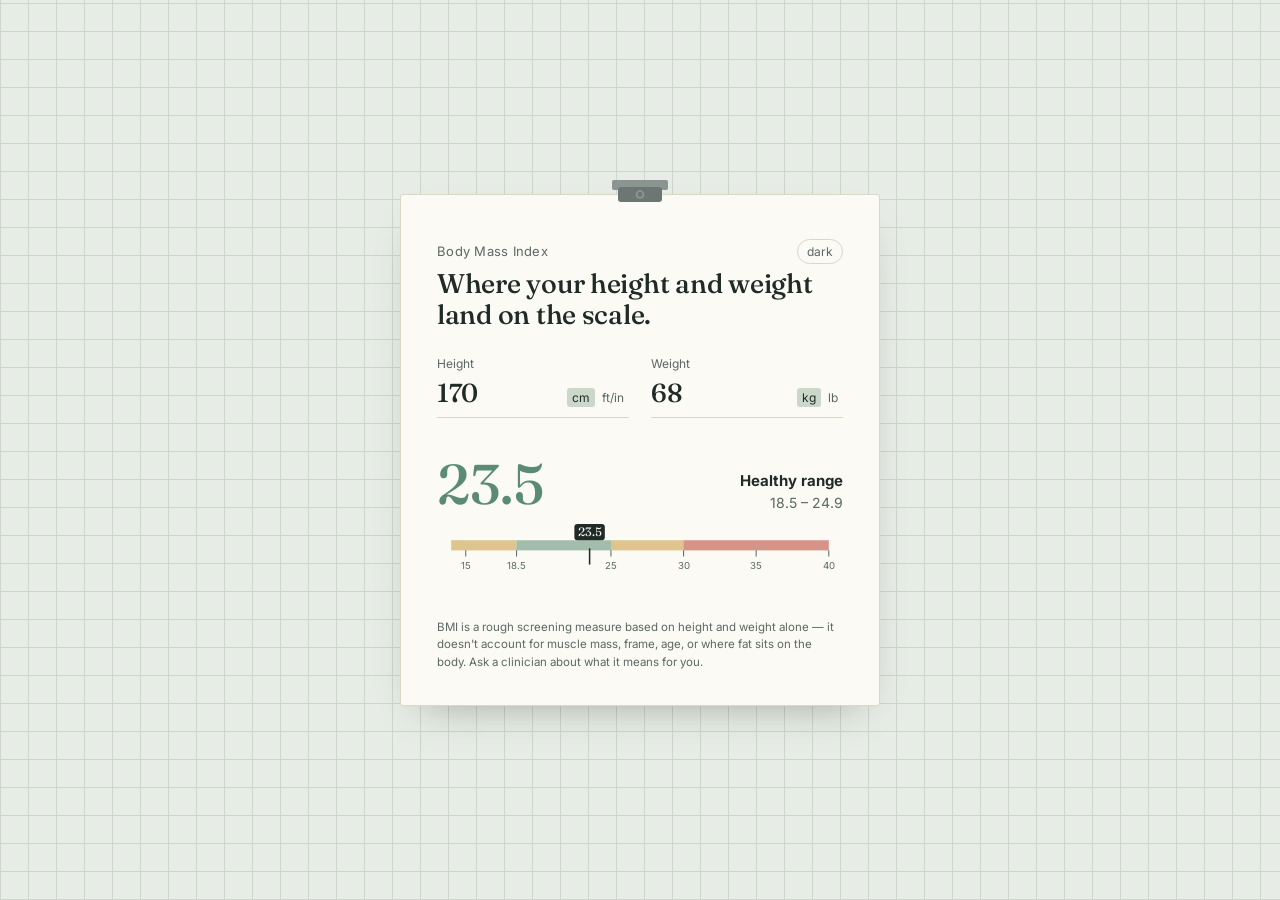
<file: index.html>
<!DOCTYPE html>
<html lang="en">
<head>
<meta charset="UTF-8">
<meta name="viewport" content="width=device-width, initial-scale=1.0">
<title>Body Mass Index</title>
<link rel="preconnect" href="https://fonts.googleapis.com">
<link rel="preconnect" href="https://fonts.gstatic.com" crossorigin>
<link href="https://fonts.googleapis.com/css2?family=Fraunces:opsz,wght@9..144,400;9..144,500;9..144,600&family=Inter:wght@400;500;600&display=swap" rel="stylesheet">
<link rel="stylesheet" href="style.css">
</head>
<body>

<div class="sheet">
  <svg class="clip" viewBox="0 0 64 26" aria-hidden="true">
    <rect x="4" y="0" width="56" height="10" rx="2" fill="var(--clip)"/>
    <rect x="10" y="7" width="44" height="15" rx="3" fill="var(--clip-dark)"/>
    <circle cx="32" cy="14.5" r="3.4" fill="none" stroke="var(--clip)" stroke-width="2"/>
  </svg>

  <div class="card">
    <div class="eyebrow-row">
      <span class="kicker">Body Mass Index</span>
      <button class="theme-toggle" id="themeToggle" type="button">dark</button>
    </div>
    <h1>Where your height and weight land on the scale.</h1>

    <div class="field-group">
      <div class="field">
        <label for="height">Height</label>
        <div class="field-input-row">
          <input type="number" id="height" inputmode="decimal" value="170" min="0" aria-describedby="heightUnitLabel">
          <div class="unit-switch" id="heightUnitSwitch">
            <button type="button" data-unit="cm" class="active">cm</button>
            <button type="button" data-unit="ft">ft/in</button>
          </div>
        </div>
        <div class="imperial-secondary hidden" id="heightInchesRow">
          <div class="field-input-row">
            <input type="number" id="heightIn" inputmode="decimal" value="0" min="0" max="11" placeholder="in">
          </div>
        </div>
      </div>

      <div class="field">
        <label for="weight">Weight</label>
        <div class="field-input-row">
          <input type="number" id="weight" inputmode="decimal" value="68" min="0">
          <div class="unit-switch" id="weightUnitSwitch">
            <button type="button" data-unit="kg" class="active">kg</button>
            <button type="button" data-unit="lb">lb</button>
          </div>
        </div>
      </div>
    </div>

    <div class="result-block">
      <div class="result-top">
        <div class="bmi-number" id="bmiNumber">23.5</div>
        <div class="bmi-category" id="bmiCategory"><strong>Healthy range</strong>18.5 – 24.9</div>
      </div>

      <div class="ruler-wrap">
        <svg id="ruler" viewBox="0 0 400 62" preserveAspectRatio="none">
          <!-- zone bands -->
          <rect id="bandUnder" y="14" height="10" fill="var(--zone-under)" opacity="0.55"/>
          <rect id="bandHealthy" y="14" height="10" fill="var(--zone-healthy)" opacity="0.55"/>
          <rect id="bandOver" y="14" height="10" fill="var(--zone-over)" opacity="0.55"/>
          <rect id="bandObese" y="14" height="10" fill="var(--zone-obese)" opacity="0.55"/>
          <!-- ticks and labels drawn by JS -->
          <g id="ticks"></g>
          <!-- pin -->
          <g id="pin">
            <line id="pinLine" x1="0" y1="8" x2="0" y2="24" stroke="var(--ink)" stroke-width="1.5"/>
            <rect id="pinBox" x="-15" y="-16" width="30" height="16" rx="3" fill="var(--ink)"/>
            <text id="pinText" class="pin-value" x="0" y="-4" text-anchor="middle">23.5</text>
          </g>
        </svg>
      </div>
    </div>

    <footer>
      BMI is a rough screening measure based on height and weight alone — it doesn't account for muscle mass, frame, age, or where fat sits on the body. Ask a clinician about what it means for you.
    </footer>
  </div>
</div>

<script src="script.js"></script>
</body>
</html>
</file>
<file: style.css>
:root {
  --bg: #E7EDE6;
  --grid: #CBD7C8;
  --card: #FBFAF5;
  --card-edge: #DCD6C6;
  --ink: #202B28;
  --ink-soft: #5B6864;
  --accent: #B6432E;
  --zone-under: #C99A3E;
  --zone-healthy: #5B8C73;
  --zone-over: #C99A3E;
  --zone-obese: #B6432E;
  --clip: #8A9490;
  --clip-dark: #6D7672;
  --focus: #2F5C4E;
}

@media (prefers-color-scheme: dark) {
  :root:not([data-theme="light"]) {
    --bg: #171D1B;
    --grid: #232B28;
    --card: #20302B;
    --card-edge: #3A4640;
    --ink: #EAEFE9;
    --ink-soft: #9DAAA4;
    --accent: #E0745A;
    --zone-under: #D9AE5E;
    --zone-healthy: #7FB093;
    --zone-over: #D9AE5E;
    --zone-obese: #E0745A;
    --clip: #4A5551;
    --clip-dark: #333B38;
    --focus: #7FB093;
  }
}

:root[data-theme="dark"] {
  --bg: #171D1B;
  --grid: #232B28;
  --card: #20302B;
  --card-edge: #3A4640;
  --ink: #EAEFE9;
  --ink-soft: #9DAAA4;
  --accent: #E0745A;
  --zone-under: #D9AE5E;
  --zone-healthy: #7FB093;
  --zone-over: #D9AE5E;
  --zone-obese: #E0745A;
  --clip: #4A5551;
  --clip-dark: #333B38;
  --focus: #7FB093;
}

* { box-sizing: border-box; }

body {
  margin: 0;
  min-height: 100vh;
  background:
    repeating-linear-gradient(0deg, var(--grid) 0 1px, transparent 1px 28px),
    repeating-linear-gradient(90deg, var(--grid) 0 1px, transparent 1px 28px),
    var(--bg);
  color: var(--ink);
  font-family: 'Inter', sans-serif;
  display: flex;
  align-items: center;
  justify-content: center;
  padding: 40px 18px;
}

.sheet {
  width: 100%;
  max-width: 480px;
  position: relative;
}

.clip {
  position: absolute;
  top: -14px;
  left: 50%;
  transform: translateX(-50%);
  width: 64px;
  height: 26px;
  z-index: 3;
}

.card {
  background: var(--card);
  border: 1px solid var(--card-edge);
  border-radius: 3px;
  box-shadow: 0 18px 40px -22px rgba(0,0,0,0.35);
  padding: 44px 36px 34px;
  position: relative;
}

.eyebrow-row {
  display: flex;
  align-items: baseline;
  justify-content: space-between;
  margin-bottom: 4px;
}

.kicker {
  font-size: 13px;
  letter-spacing: 0.02em;
  color: var(--ink-soft);
}

.theme-toggle {
  background: none;
  border: 1px solid var(--card-edge);
  color: var(--ink-soft);
  font-family: 'Inter', sans-serif;
  font-size: 12px;
  padding: 4px 9px;
  border-radius: 20px;
  cursor: pointer;
}
.theme-toggle:hover { color: var(--ink); border-color: var(--ink-soft); }

h1 {
  font-family: 'Fraunces', serif;
  font-weight: 500;
  font-size: 27px;
  line-height: 1.15;
  margin: 0 0 26px;
  letter-spacing: -0.01em;
}

.field-group {
  display: grid;
  grid-template-columns: 1fr 1fr;
  gap: 22px;
  margin-bottom: 8px;
}

.field {
  border-bottom: 1px solid var(--card-edge);
  padding-bottom: 8px;
}

.field label {
  display: block;
  font-size: 12px;
  color: var(--ink-soft);
  margin-bottom: 6px;
}

.field-input-row {
  display: flex;
  align-items: baseline;
  gap: 8px;
}

.field input {
  font-family: 'Fraunces', serif;
  font-size: 26px;
  font-weight: 500;
  color: var(--ink);
  background: transparent;
  border: none;
  width: 100%;
  min-width: 0;
  padding: 0;
  outline: none;
}
.field input:focus-visible {
  outline: 2px solid var(--focus);
  outline-offset: 3px;
  border-radius: 2px;
}
.field input::-webkit-outer-spin-button,
.field input::-webkit-inner-spin-button {
  -webkit-appearance: none;
  margin: 0;
}
.field input[type=number] { -moz-appearance: textfield; }

.unit-switch {
  display: flex;
  gap: 2px;
  font-size: 11px;
  color: var(--ink-soft);
  flex-shrink: 0;
}
.unit-switch button {
  background: none;
  border: none;
  color: var(--ink-soft);
  font-family: 'Inter', sans-serif;
  font-size: 12px;
  cursor: pointer;
  padding: 2px 5px;
  border-radius: 3px;
}
.unit-switch button.active {
  color: var(--ink);
  background: var(--grid);
}
.unit-switch button:hover:not(.active) { color: var(--ink); }

.imperial-secondary {
  margin-top: 10px;
}
.imperial-secondary.hidden { display: none; }

.result-block {
  margin-top: 38px;
}

.result-top {
  display: flex;
  align-items: flex-end;
  justify-content: space-between;
  margin-bottom: 14px;
}

.bmi-number {
  font-family: 'Fraunces', serif;
  font-size: 56px;
  font-weight: 500;
  line-height: 1;
  color: var(--accent);
  transition: color 0.25s ease;
}

.bmi-category {
  font-size: 14px;
  color: var(--ink-soft);
  text-align: right;
  max-width: 160px;
  line-height: 1.4;
}
.bmi-category strong {
  display: block;
  color: var(--ink);
  font-size: 15px;
  margin-bottom: 2px;
}

.ruler-wrap {
  margin-top: 6px;
}

svg { display: block; width: 100%; height: auto; overflow: visible; }

.zone-label {
  font-size: 9.5px;
  fill: var(--ink-soft);
  font-family: 'Inter', sans-serif;
}

.tick-label {
  font-size: 9.5px;
  fill: var(--ink-soft);
  font-family: 'Inter', sans-serif;
}

.pin-value {
  font-family: 'Fraunces', serif;
  font-size: 12px;
  fill: var(--card);
}

footer {
  margin-top: 30px;
  font-size: 11.5px;
  color: var(--ink-soft);
  line-height: 1.5;
}

@media (max-width: 400px) {
  .card { padding: 36px 22px 28px; }
  .bmi-number { font-size: 46px; }
  h1 { font-size: 23px; }
}
</file>
